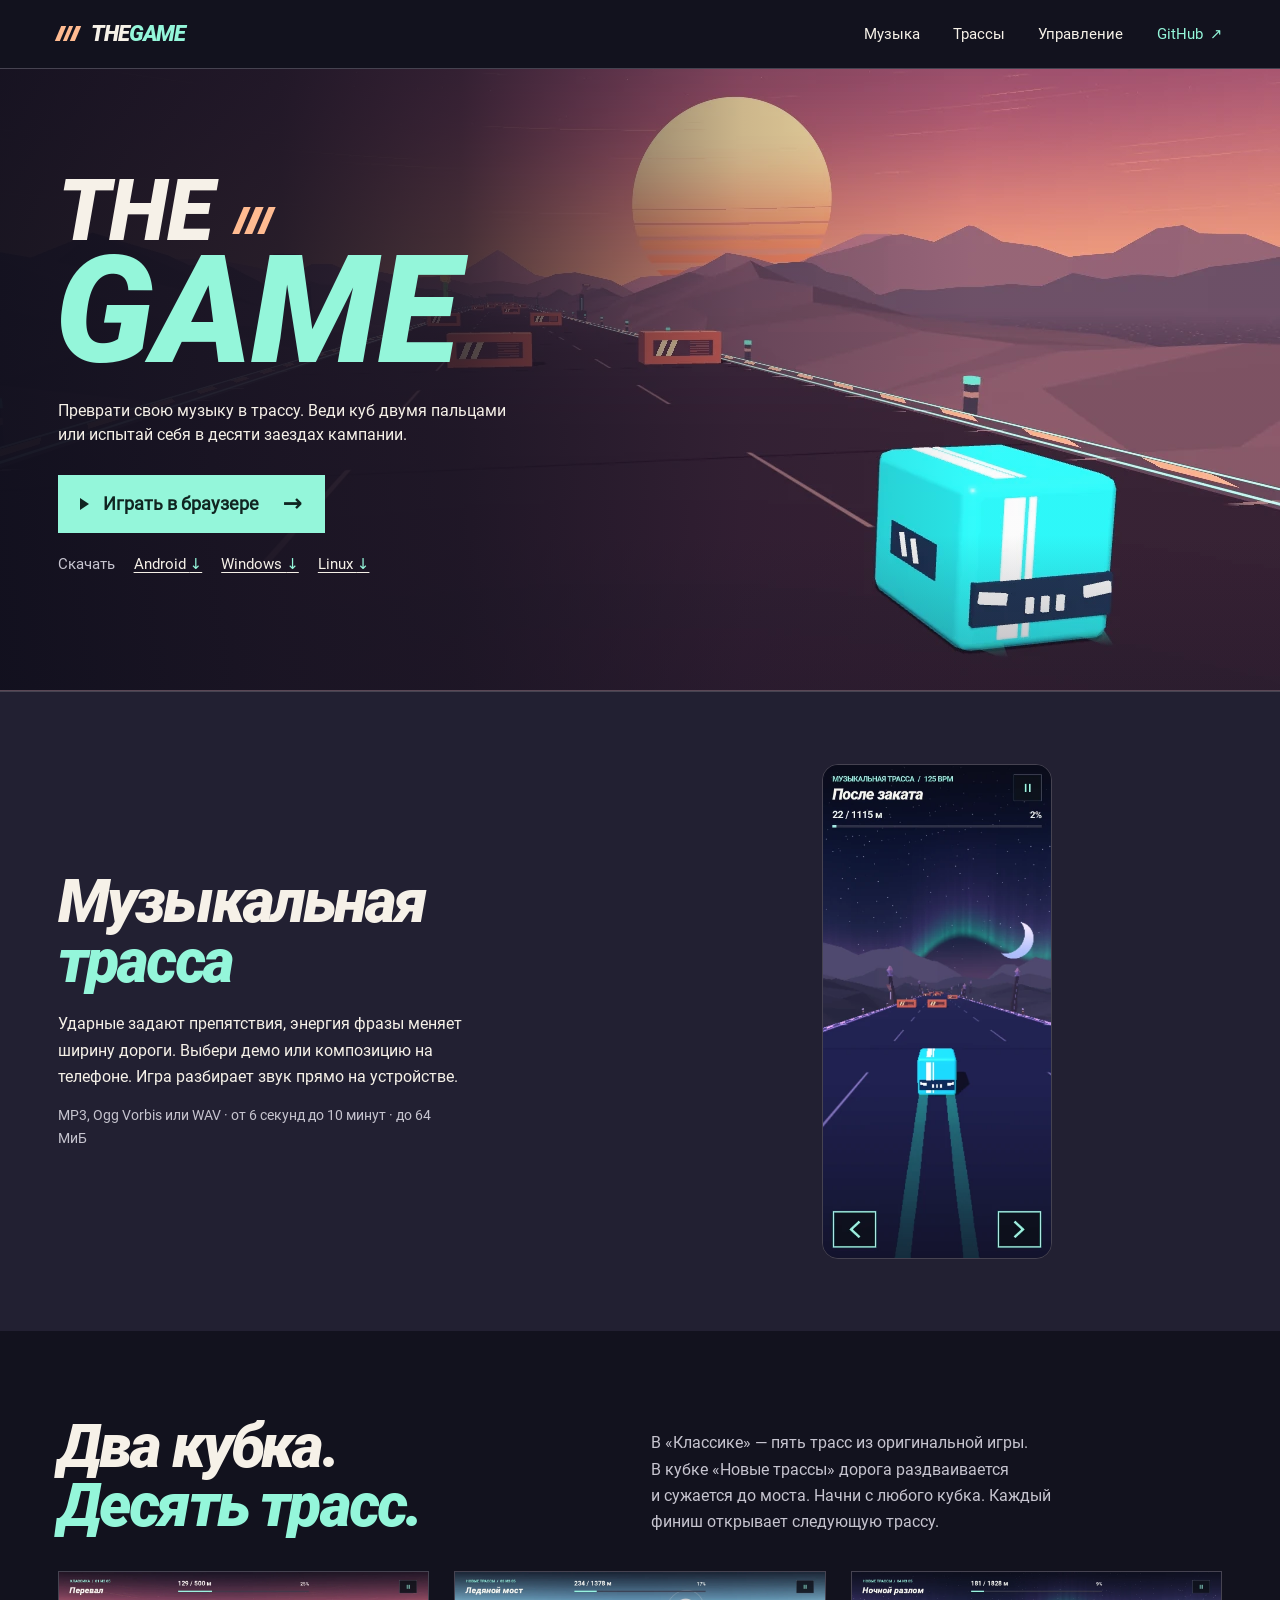
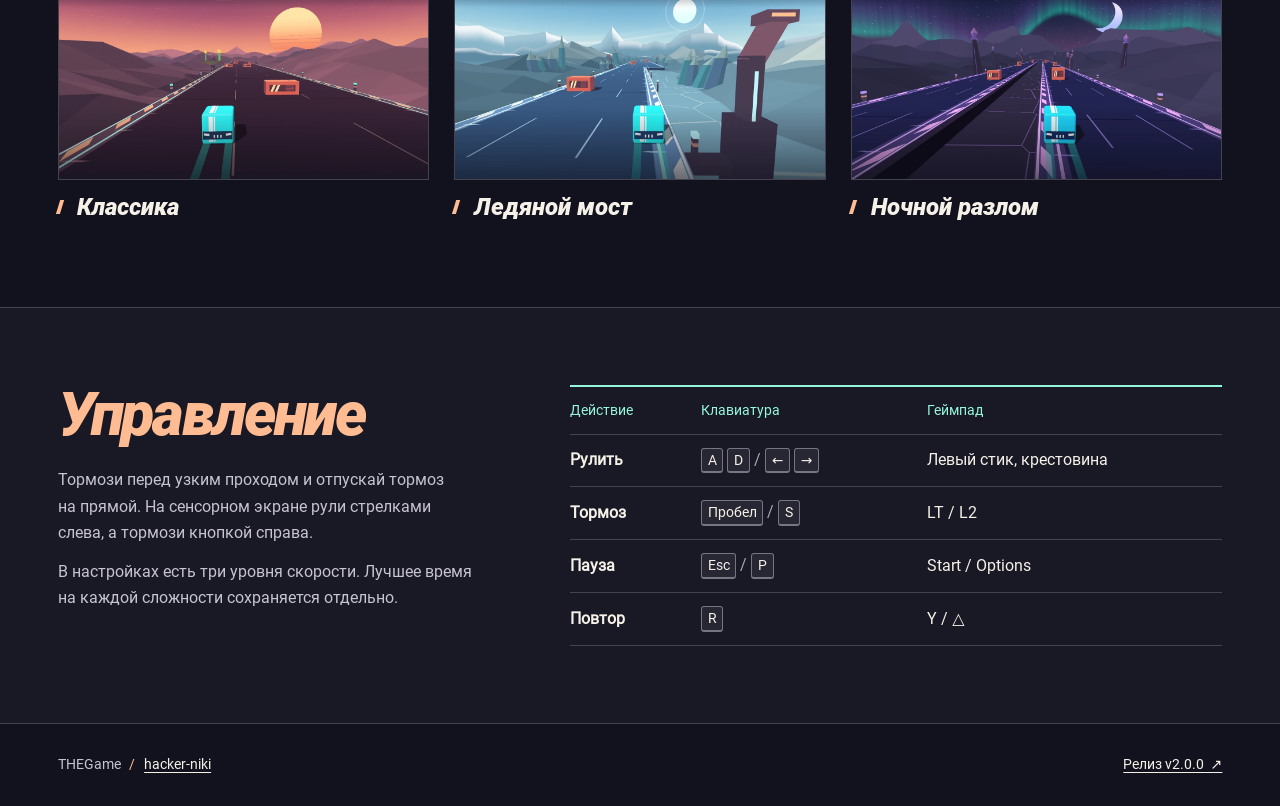
<file: index.html>
<!doctype html>
<html lang="ru">
<head>
  <meta charset="utf-8">
  <meta name="viewport" content="width=device-width, initial-scale=1">
  <meta name="theme-color" content="#141324">
  <meta name="description" content="THEGame — аркадный 3D-раннер. Два кубка и трассы по ритму твоей музыки. Играй в браузере на телефоне или скачай для Android, Windows и Linux.">
  <title>THEGame — аркадный 3D-раннер</title>
  <link rel="preload" href="./type/Roboto-BlackItalic.ttf" as="font" type="font/ttf" crossorigin>
  <link rel="stylesheet" href="./site.css">
</head>
<body id="top">
  <a class="skip" href="#main">К содержанию</a>
  <header class="topbar">
    <nav class="nav shell" aria-label="Основная навигация">
      <a class="brand" href="#top" aria-label="THEGame, к началу страницы">
        <span class="mark" aria-hidden="true"><i></i><i></i><i></i></span>THE<span>GAME</span>
      </a>
      <div class="nav-links">
        <a href="#music">Музыка</a>
        <a href="#tracks">Трассы</a>
        <a href="#controls">Управление</a>
        <a class="repo" href="https://github.com/hacker-niki/THEGame">GitHub <span aria-hidden="true">↗</span></a>
      </div>
    </nav>
  </header>

  <main id="main">
    <section class="hero" aria-labelledby="title">
      <img class="cover" src="./media/cover.webp" alt="" fetchpriority="high">
      <div class="hero-inner shell">
        <div class="hero-copy">
          <h1 id="title" aria-label="THEGame">
            <span class="hero-the">THE <span class="mark" aria-hidden="true"><i></i><i></i><i></i></span></span>
            <span class="hero-game">GAME</span>
          </h1>
          <p class="intro">Преврати свою музыку в трассу. Веди куб двумя пальцами или испытай себя в десяти заездах кампании.</p>
          <a class="play" href="./play/"><span class="triangle" aria-hidden="true"></span>Играть в браузере<span class="arrow" aria-hidden="true">→</span></a>
          <div class="downloads" aria-label="Скачать игру">
            <span>Скачать</span>
            <a href="https://github.com/hacker-niki/THEGame/releases/download/v2.0.0/THEGame-2.0.0-android.apk">Android <span aria-hidden="true">↓</span></a>
            <a href="https://github.com/hacker-niki/THEGame/releases/download/v2.0.0/THEGame-2.0.0-windows-x86_64.zip">Windows <span aria-hidden="true">↓</span></a>
            <a href="https://github.com/hacker-niki/THEGame/releases/download/v2.0.0/THEGame-2.0.0-linux-x86_64.zip">Linux <span aria-hidden="true">↓</span></a>
          </div>
        </div>
      </div>
    </section>

    <section id="music" class="music-band" aria-labelledby="music-title">
      <div class="music-inner shell">
        <div>
          <h2 id="music-title">Музыкальная<br><em>трасса</em></h2>
          <p>Ударные задают препятствия, энергия фразы меняет ширину дороги. Выбери демо или композицию на телефоне. Игра разбирает звук прямо на устройстве.</p>
          <p class="file-formats">MP3, Ogg Vorbis или WAV · от 6 секунд до 10 минут · до 64 МиБ</p>
        </div>
        <a class="phone-shot" href="./media/mobile-music.webp" aria-label="Открыть портретный кадр музыкальной трассы"><img src="./media/mobile-music.webp" loading="lazy" width="390" height="844" alt="Заезд «После заката» с двумя сенсорными стрелками"></a>
      </div>
    </section>

    <section id="tracks" class="tracks shell" aria-labelledby="tracks-title">
      <div class="section-title">
        <h2 id="tracks-title">Два кубка.<br><em>Десять трасс.</em></h2>
        <p>В «Классике» — пять трасс из&nbsp;оригинальной игры. В&nbsp;кубке «Новые трассы» дорога раздваивается и&nbsp;сужается до&nbsp;моста. Начни с&nbsp;любого кубка. Каждый финиш открывает следующую трассу.</p>
      </div>
      <div class="gallery">
        <figure>
          <a class="frame" href="./media/classic.webp" aria-label="Открыть кадр классической трассы"><img src="./media/classic.webp" loading="lazy" width="1280" height="720" alt="Препятствия на горной трассе в классическом кубке"></a>
          <figcaption>Классика</figcaption>
        </figure>
        <figure>
          <a class="frame" href="./media/ice.webp" aria-label="Открыть кадр трассы Ледяной мост"><img src="./media/ice.webp" loading="lazy" width="1280" height="720" alt="Заезд на трассе Ледяной мост"></a>
          <figcaption>Ледяной мост</figcaption>
        </figure>
        <figure>
          <a class="frame" href="./media/night.webp" aria-label="Открыть кадр трассы Ночной разлом"><img src="./media/night.webp" loading="lazy" width="1280" height="720" alt="Заезд на трассе Ночной разлом"></a>
          <figcaption>Ночной разлом</figcaption>
        </figure>
      </div>
    </section>

    <section id="controls" class="manual" aria-labelledby="controls-title">
      <div class="manual-inner shell">
        <div class="manual-copy">
          <h2 id="controls-title">Управление</h2>
          <p>Тормози перед узким проходом и&nbsp;отпускай тормоз на&nbsp;прямой. На&nbsp;сенсорном экране рули стрелками слева, а&nbsp;тормози кнопкой справа.</p>
          <p>В&nbsp;настройках есть три уровня скорости. Лучшее время на&nbsp;каждой сложности сохраняется отдельно.</p>
        </div>
        <div class="bindings">
          <table>
            <thead><tr><th scope="col">Действие</th><th scope="col">Клавиатура</th><th scope="col">Геймпад</th></tr></thead>
            <tbody>
              <tr><th scope="row">Рулить</th><td><kbd>A</kbd> <kbd>D</kbd><span class="or"> / </span><kbd>←</kbd> <kbd>→</kbd></td><td>Левый стик, крестовина</td></tr>
              <tr><th scope="row">Тормоз</th><td><kbd>Пробел</kbd><span class="or"> / </span><kbd>S</kbd></td><td>LT / L2</td></tr>
              <tr><th scope="row">Пауза</th><td><kbd>Esc</kbd><span class="or"> / </span><kbd>P</kbd></td><td>Start / Options</td></tr>
              <tr><th scope="row">Повтор</th><td><kbd>R</kbd></td><td>Y / △</td></tr>
            </tbody>
          </table>
        </div>
      </div>
    </section>
  </main>
  <footer class="footer shell">
    <span>THEGame <span class="footer-divider">/</span> <a href="https://github.com/hacker-niki/THEGame">hacker-niki</a></span>
    <a href="https://github.com/hacker-niki/THEGame/releases/tag/v2.0.0">Релиз v2.0.0&nbsp; ↗</a>
  </footer>
</body>
</html>
</file>
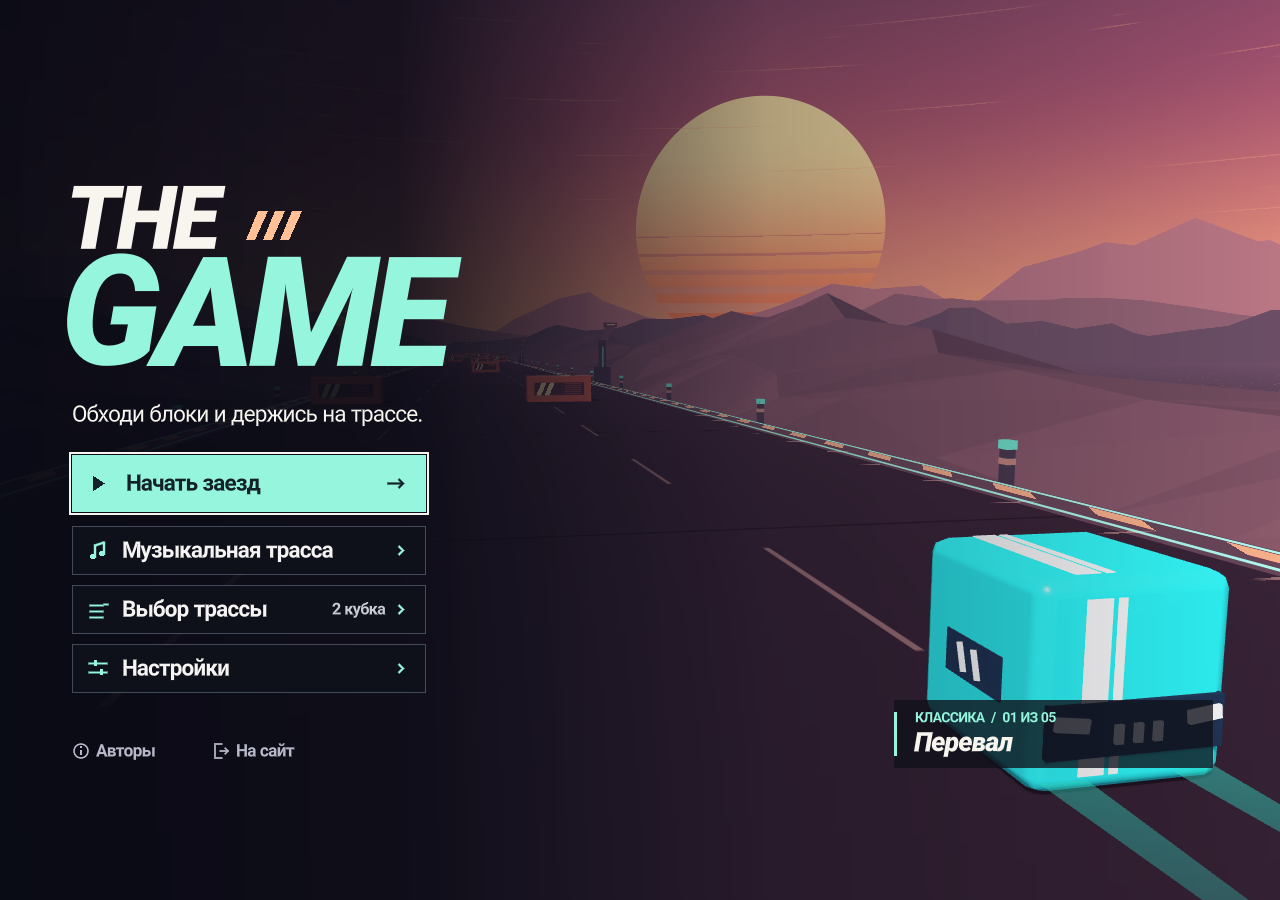
<file: play/index.html>
<!DOCTYPE html>
<html lang="en">
	<head>
		<meta charset="utf-8">
		<meta name="viewport" content="width=device-width, user-scalable=no, initial-scale=1.0">
		<title>THEGame</title>
		<style>
html, body, #canvas {
	margin: 0;
	padding: 0;
	border: 0;
}

body {
	color: white;
	background-color: black;
	overflow: hidden;
	touch-action: none;
}

#canvas {
	display: block;
}

#canvas:focus {
	outline: none;
}

#status, #status-splash, #status-progress {
	position: absolute;
	left: 0;
	right: 0;
}

#status, #status-splash {
	top: 0;
	bottom: 0;
}

#status {
	background-color: #242424;
	display: flex;
	flex-direction: column;
	justify-content: center;
	align-items: center;
	visibility: hidden;
}

#status-splash {
	max-height: 100%;
	max-width: 100%;
	margin: auto;
}

#status-splash.show-image--false {
	display: none;
}

#status-splash.fullsize--true {
	height: 100%;
	width: 100%;
	object-fit: contain;
}

#status-splash.use-filter--false {
	image-rendering: pixelated;
}

#status-progress, #status-notice {
	display: none;
}

#status-progress {
	bottom: 10%;
	width: 50%;
	margin: 0 auto;
}

#status-notice {
	background-color: #5b3943;
	border-radius: 0.5rem;
	border: 1px solid #9b3943;
	color: #e0e0e0;
	font-family: 'Noto Sans', 'Droid Sans', Arial, sans-serif;
	line-height: 1.3;
	margin: 0 2rem;
	overflow: hidden;
	padding: 1rem;
	text-align: center;
	z-index: 1;
}
		</style>
		<link id="-gd-engine-icon" rel="icon" type="image/png" href="index.icon.png" />
<link rel="apple-touch-icon" href="index.apple-touch-icon.png"/>

	</head>
	<body>
		<canvas id="canvas">
			Your browser does not support the canvas tag.
		</canvas>

		<noscript>
			Your browser does not support JavaScript.
		</noscript>

		<div id="status">
			<img id="status-splash" class="show-image--true fullsize--true use-filter--true" src="index.png" alt="">
			<progress id="status-progress"></progress>
			<div id="status-notice"></div>
		</div>

		<script src="index.js"></script>
		<script>
const GODOT_CONFIG = {"args":[],"canvasResizePolicy":2,"emscriptenPoolSize":8,"ensureCrossOriginIsolationHeaders":true,"executable":"index","experimentalVK":false,"fileSizes":{"index.pck":2381572,"index.wasm":39514754},"focusCanvas":true,"gdextensionLibs":[],"godotPoolSize":4};
const GODOT_THREADS_ENABLED = false;
const engine = new Engine(GODOT_CONFIG);

(function () {
	const statusOverlay = document.getElementById('status');
	const statusProgress = document.getElementById('status-progress');
	const statusNotice = document.getElementById('status-notice');

	let initializing = true;
	let statusMode = '';

	function setStatusMode(mode) {
		if (statusMode === mode || !initializing) {
			return;
		}
		if (mode === 'hidden') {
			statusOverlay.remove();
			initializing = false;
			return;
		}
		statusOverlay.style.visibility = 'visible';
		statusProgress.style.display = mode === 'progress' ? 'block' : 'none';
		statusNotice.style.display = mode === 'notice' ? 'block' : 'none';
		statusMode = mode;
	}

	function setStatusNotice(text) {
		while (statusNotice.lastChild) {
			statusNotice.removeChild(statusNotice.lastChild);
		}
		const lines = text.split('\n');
		lines.forEach((line) => {
			statusNotice.appendChild(document.createTextNode(line));
			statusNotice.appendChild(document.createElement('br'));
		});
	}

	function displayFailureNotice(err) {
		console.error(err);
		if (err instanceof Error) {
			setStatusNotice(err.message);
		} else if (typeof err === 'string') {
			setStatusNotice(err);
		} else {
			setStatusNotice('An unknown error occurred.');
		}
		setStatusMode('notice');
		initializing = false;
	}

	const missing = Engine.getMissingFeatures({
		threads: GODOT_THREADS_ENABLED,
	});

	if (missing.length !== 0) {
		if (GODOT_CONFIG['serviceWorker'] && GODOT_CONFIG['ensureCrossOriginIsolationHeaders'] && 'serviceWorker' in navigator) {
			let serviceWorkerRegistrationPromise;
			try {
				serviceWorkerRegistrationPromise = navigator.serviceWorker.getRegistration();
			} catch (err) {
				serviceWorkerRegistrationPromise = Promise.reject(new Error('Service worker registration failed.'));
			}
			// There's a chance that installing the service worker would fix the issue
			Promise.race([
				serviceWorkerRegistrationPromise.then((registration) => {
					if (registration != null) {
						return Promise.reject(new Error('Service worker already exists.'));
					}
					return registration;
				}).then(() => engine.installServiceWorker()),
				// For some reason, `getRegistration()` can stall
				new Promise((resolve) => {
					setTimeout(() => resolve(), 2000);
				}),
			]).then(() => {
				// Reload if there was no error.
				window.location.reload();
			}).catch((err) => {
				console.error('Error while registering service worker:', err);
			});
		} else {
			// Display the message as usual
			const missingMsg = 'Error\nThe following features required to run Godot projects on the Web are missing:\n';
			displayFailureNotice(missingMsg + missing.join('\n'));
		}
	} else {
		setStatusMode('progress');
		engine.startGame({
			'onProgress': function (current, total) {
				if (current > 0 && total > 0) {
					statusProgress.value = current;
					statusProgress.max = total;
				} else {
					statusProgress.removeAttribute('value');
					statusProgress.removeAttribute('max');
				}
			},
		}).then(() => {
			setStatusMode('hidden');
		}, displayFailureNotice);
	}
}());
		</script>
	</body>
</html>
</file>
<file: site.css>
@font-face {
  font-family: Track Display;
  src: url("./type/Roboto-BlackItalic.ttf") format("truetype");
  font-weight: 900;
  font-style: italic;
  font-display: swap;
}
@font-face {
  font-family: Track Text;
  src: url("./type/Roboto-Regular.ttf") format("truetype");
  font-weight: 400;
  font-display: swap;
}
:root {
  color-scheme: dark;
  --night: #12121e;
  --panel: #191825;
  --milk: #f6f1e8;
  --mint: #94f6da;
  --orange: #ffbb91;
  --quiet: #c6c4cf;
  --line: #464351;
  --body: "Track Text", system-ui, sans-serif;
  --display: "Track Display", system-ui, sans-serif;
}
* { box-sizing: border-box; }
html { scroll-behavior: smooth; scroll-padding-top: 24px; }
body { margin: 0; color: var(--milk); background: var(--night); font: 1rem/1.5 var(--body); }
a { color: inherit; text-decoration-thickness: .08em; text-underline-offset: .23em; }
a:hover { color: var(--mint); }
a:focus-visible { outline: 3px solid var(--orange); outline-offset: 4px; }
p, h1, h2, figure { margin: 0; }
img { display: block; }
.shell { width: min(100% - 9vw, 1400px); margin-inline: auto; }
.skip { position: absolute; top: -5rem; left: 1rem; padding: .7rem 1rem; z-index: 5; background: var(--night); }
.skip:focus { top: .5rem; }
.topbar { border-bottom: 1px solid var(--line); }
.nav, .brand, .nav-links, .downloads, .footer { display: flex; align-items: center; }
.nav { justify-content: space-between; min-height: 68px; }
.brand { font: italic 900 1.35rem/1 var(--display); letter-spacing: -.055em; text-decoration: none; }
.brand > span:last-child { color: var(--mint); }
.mark { display: inline-flex; gap: .12em; transform: skew(-23deg); }
.mark i { display: block; width: .23em; height: .7em; background: currentColor; }
.brand .mark { margin-right: .64em; color: var(--orange); }
.nav-links { gap: clamp(16px, 2.6vw, 48px); }
.nav-links a { padding: 14px 0; font-size: .92rem; text-decoration: none; }
.repo { color: var(--mint); }
.repo span { margin-left: .24em; }
.hero { isolation: isolate; position: relative; overflow: hidden; border-bottom: 1px solid #5b4856; background: #2b2135; }
.cover { position: absolute; inset: 0; width: 100%; height: 100%; object-fit: cover; object-position: 65% 50%; z-index: -2; }
.hero::after { content: ""; position: absolute; inset: 0; z-index: -1; background: linear-gradient(90deg, #11101ef5 0%, #191423ee 22%, #191423c9 36%, #1d152b39 58%, #18111a04 76%), linear-gradient(0deg, #1c162754, transparent 25%); }
.hero-inner { display: flex; align-items: center; min-height: clamp(548px, 69vh, 830px); padding-block: 52px; }
.hero-copy { width: min(45%, 570px); }
h1 { font: italic 900 1rem/.76 var(--display); letter-spacing: -.075em; }
.hero-the, .hero-game { display: block; width: max-content; }
.hero-the { font-size: clamp(72px, 6.7vw, 118px); }
.hero-the .mark { font-size: .38em; color: var(--orange); vertical-align: .20em; margin-left: .16em; gap: .15em; }
.hero-the .mark i { height: .82em; width: .23em; }
.hero-game { color: var(--mint); margin-left: -.025em; margin-top: .08em; font-size: clamp(112px, 11.7vw, 211px); }
.intro { max-width: 29em; font-size: clamp(1rem, 1.18vw, 1.3rem); margin: 30px 0 28px; text-wrap: pretty; }
.play { display: inline-flex; align-items: center; gap: 14px; background: var(--mint); color: #102521; min-height: 58px; padding: 12px 22px; font-size: 1.1rem; font-weight: bold; text-decoration: none; transition: background .16s, transform .16s; }
.play:hover { background: #c2ffe8; color: #102521; transform: translateX(2px); }
.triangle { width: 0; height: 0; border: 6px solid transparent; border-left: 9px solid currentColor; border-right: 0; }
.arrow { margin-left: 10px; font-size: 1.35em; line-height: 1; }
.downloads { flex-wrap: wrap; gap: 12px 19px; margin-top: 15px; font-size: .94rem; }
.downloads > span { color: var(--quiet); }
.downloads a { display: inline-block; padding: 5px 0; }
.downloads a span { color: var(--mint); }
.tracks { padding-block: clamp(52px, 6.7vw, 100px); }
.section-title, .manual-inner { display: grid; grid-template-columns: .95fr 1.05fr; gap: 6vw; }
.section-title { align-items: end; margin-bottom: 35px; }
h2 { font: italic 900 clamp(43px, 4.8vw, 80px)/.97 var(--display); letter-spacing: -.045em; }
h2 em { color: var(--mint); }
.section-title p, .manual-copy p { color: var(--quiet); max-width: 46ch; line-height: 1.65; }
.gallery { display: grid; grid-template-columns: repeat(3, minmax(0, 1fr)); gap: clamp(14px, 2vw, 32px); }
.frame { display: block; overflow: hidden; border: 1px solid var(--line); background: var(--panel); }
.frame img { width: 100%; height: auto; aspect-ratio: 16/9; object-fit: cover; transition: transform .25s ease; }
.frame:hover img { transform: scale(1.035); }
figcaption { display: flex; align-items: center; gap: .65em; margin-top: 13px; font: italic 900 clamp(20px, 1.9vw, 30px)/1.15 var(--display); }
figcaption::before { content: ""; height: .59em; width: .16em; background: var(--orange); transform: skew(-17deg); }
.manual { background: var(--panel); border-block: 1px solid var(--line); }
.manual-inner { grid-template-columns: .8fr 1.2fr; align-items: start; padding-block: clamp(48px, 6vw, 89px); }
.manual-copy h2 { margin-bottom: 23px; color: var(--orange); }
.manual-copy p + p { margin-top: 12px; }
table { border-collapse: collapse; width: 100%; }
td, th { text-align: left; padding: 13px 12px; border-bottom: 1px solid var(--line); }
td:first-child, th:first-child { padding-left: 0; }
td:last-child, th:last-child { padding-right: 0; }
thead th { color: var(--mint); font-size: .86rem; font-weight: 400; border-top: 2px solid var(--mint); }
tbody th { font-weight: 600; }
kbd { display: inline-block; padding: .08em .42em; border: 1px solid #777583; border-bottom-width: 2px; border-radius: 3px; background: #272633; font: inherit; font-size: .86em; text-align: center; }
.or { color: #aaa9b5; }
.footer { justify-content: space-between; min-height: 82px; gap: 16px; color: var(--quiet); font-size: .9rem; }
.footer-divider { color: var(--orange); padding-inline: .4em; }
.footer a { color: var(--milk); }
@media (max-width: 800px) {
  .shell { width: calc(100% - 44px); }
  .hero-copy { width: min(64%, 460px); }
  .hero-inner { min-height: 530px; }
  .hero::after { background: linear-gradient(90deg, #11101ef5, #191423cf 38%, #19142322 83%); }
  .section-title, .manual-inner { gap: 30px; }
  .manual-inner { grid-template-columns: 1fr; }
  .manual-copy p { max-width: 65ch; }
}
@media (max-width: 600px) {
  .shell { width: calc(100% - 32px); }
  .nav { min-height: 57px; }
  .nav-links { gap: 14px; }
  .nav-links a, .downloads { font-size: .85rem; }
  .brand { font-size: 1.1rem; }
  .brand .mark { margin-right: .4em; }
  .hero-inner { align-items: flex-end; min-height: 625px; padding-block: 29px; }
  .hero-copy { width: 100%; }
  .hero-the { font-size: 65px; }
  .hero-game { font-size: 109px; }
  .cover { object-position: 77% 35%; height: 68%; }
  .hero::after { background: linear-gradient(0deg, #151320 16%, #151320fc 38%, #15132089 58%, transparent 76%); }
  .intro { max-width: 32ch; margin: 19px 0; }
  .play { min-height: 52px; }
  .downloads { margin-top: 10px; }
  .section-title { grid-template-columns: 1fr; gap: 18px; margin-bottom: 26px; }
  .gallery { grid-template-columns: 1fr; gap: 25px; }
  figcaption { margin-top: 9px; }
  td, th { font-size: .88rem; padding: 11px 6px; }
  td:nth-child(2) { min-width: 110px; }
  td:last-child { max-width: 105px; }
  .footer { min-height: 65px; }
}
@media (max-width: 360px) {
  .brand .mark { display: none; }
  .nav-links { gap: 10px; }
  .shell { width: calc(100% - 26px); }
}
@media (prefers-reduced-motion: reduce) {
  html { scroll-behavior: auto; }
  *, *::before, *::after { transition: none !important; }
}
.music-band { background: #222032; border-top: 1px solid var(--line); }
.music-inner { display: grid; grid-template-columns: .95fr 1.05fr; align-items: center; gap: 6vw; padding-block: clamp(43px, 5.6vw, 88px); }
.music-inner p { color: var(--milk); max-width: 47ch; line-height: 1.65; }
.music-inner .file-formats { margin-top: 13px; font-size: .89rem; color: var(--quiet); }
@media (max-width: 600px) {
  .music-inner { grid-template-columns: 1fr; gap: 18px; }
  .nav-links .repo { display: none; }
  .downloads { column-gap: 13px; }
  .downloads a { display: inline-flex; align-items: center; gap: 3px; min-height: 44px; }
}

.music-inner h2 { margin-bottom: 1.25rem; }
.phone-shot { display: block; justify-self: center; width: clamp(160px, 21vw, 230px); }
.phone-shot img { display: block; width: 100%; height: auto; border: 1px solid var(--line); border-radius: 16px; }
@media (max-width: 600px) { .phone-shot { width: 170px; } }
</file>
